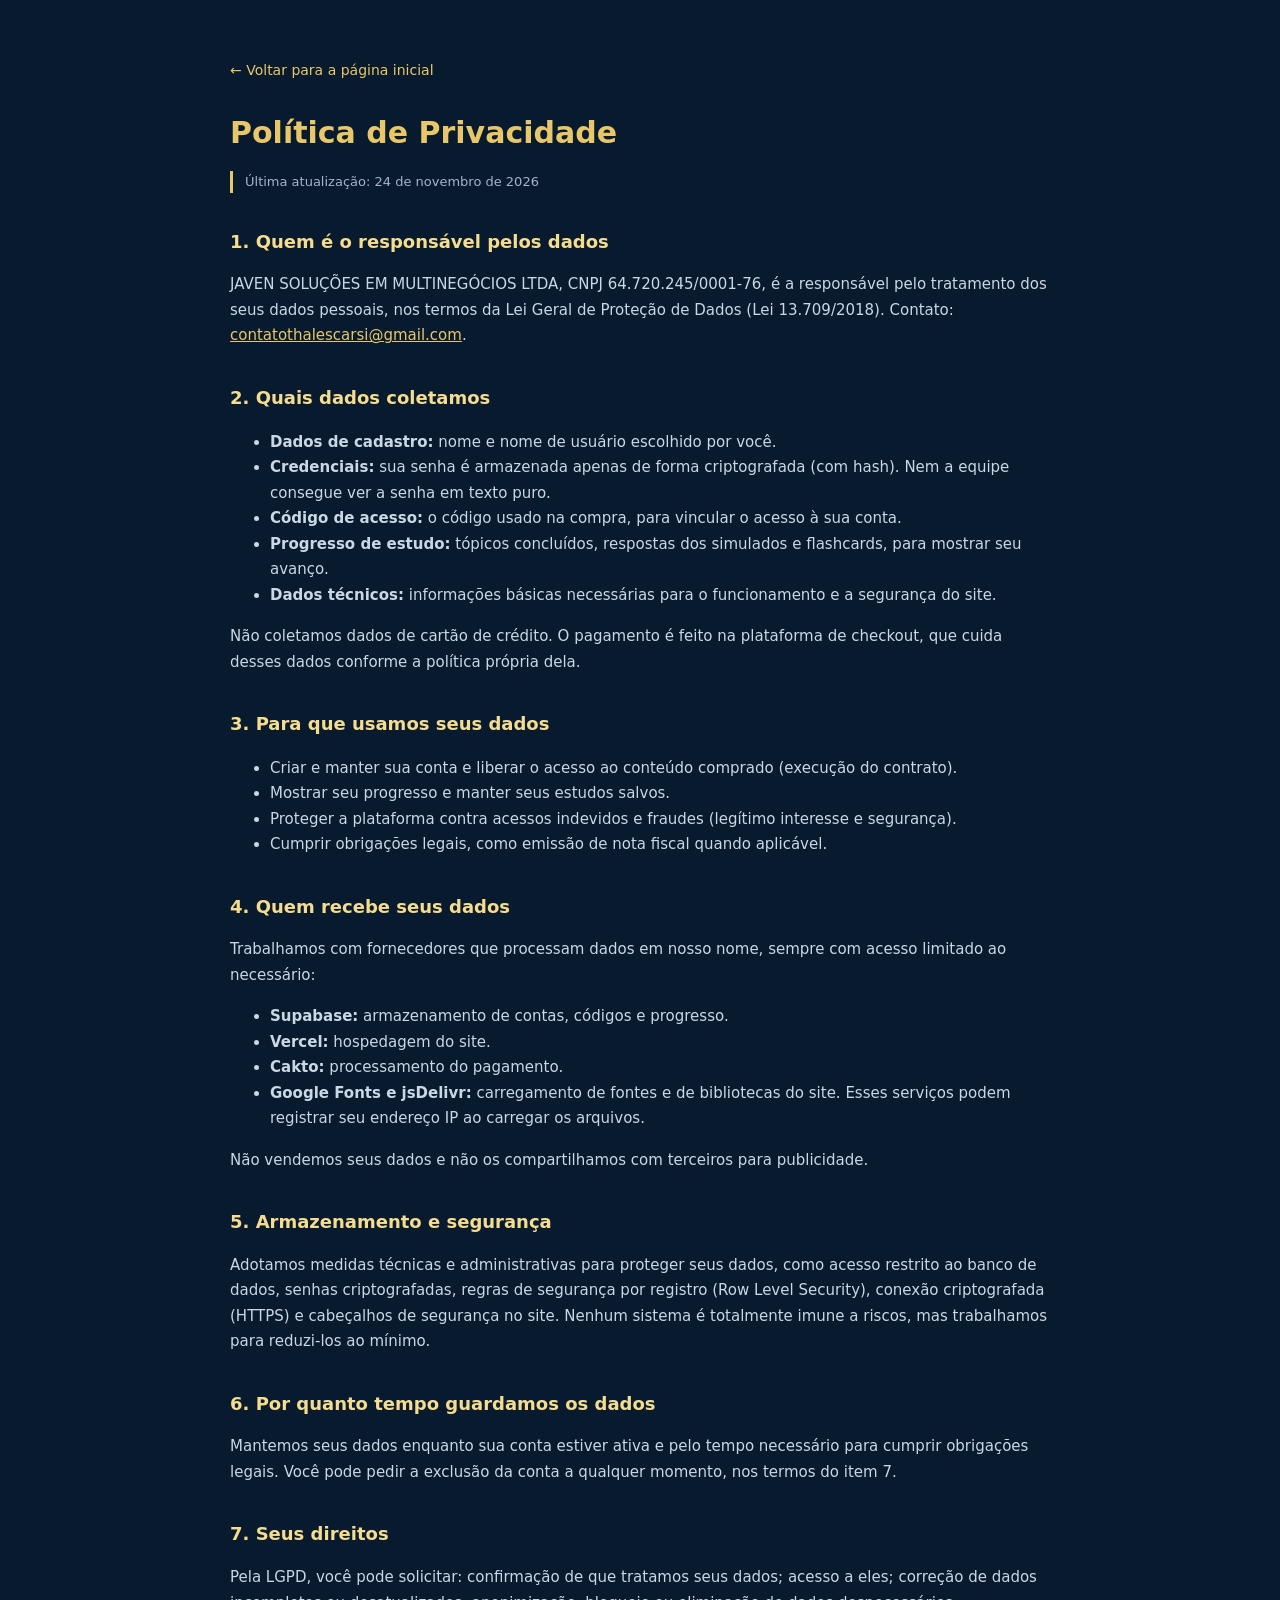
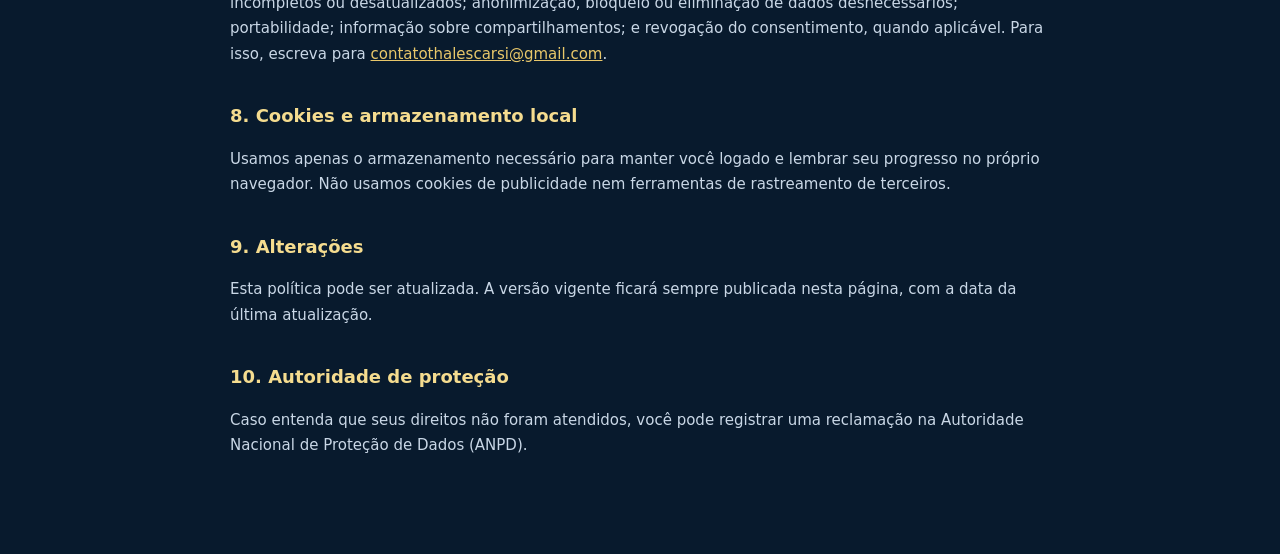
<file: politica-de-privacidade.html>
<!doctype html>
<html lang="pt-BR">
<head>
<meta charset="utf-8">
<meta name="viewport" content="width=device-width, initial-scale=1">
<title>Política de Privacidade | Mapa da Aprovação</title>
<link rel="icon" type="image/svg+xml" href="icon.svg">
<style>
body{margin:0;background:#081a2d;color:#f5f1e6;font-family:system-ui,sans-serif;line-height:1.7}
main{max-width:820px;margin:0 auto;padding:56px 22px 80px}
h1{font-size:30px;margin:0 0 6px;color:#e8c76a}
h2{font-size:18px;margin:34px 0 8px;color:#f5dc8f}
p,li{color:#c9d7e6;font-size:15px}
a{color:#e8c76a}
.voltar{display:inline-block;margin-bottom:24px;font-size:14px;text-decoration:none}
.aviso{font-size:13px;color:#9fb6cf;border-left:3px solid #e8c76a;padding-left:12px}
</style>
</head>
<body>
<main>
<a class="voltar" href="/lp">← Voltar para a página inicial</a>
<h1>Política de Privacidade</h1>
<p class="aviso">Última atualização: 24 de novembro de 2026</p>

<h2>1. Quem é o responsável pelos dados</h2>
<p>JAVEN SOLUÇÕES EM MULTINEGÓCIOS LTDA, CNPJ 64.720.245/0001-76, é a responsável pelo tratamento dos seus dados pessoais, nos termos da Lei Geral de Proteção de Dados (Lei 13.709/2018). Contato: <a href="mailto:contatothalescarsi@gmail.com">contatothalescarsi@gmail.com</a>.</p>

<h2>2. Quais dados coletamos</h2>
<ul>
  <li><strong>Dados de cadastro:</strong> nome e nome de usuário escolhido por você.</li>
  <li><strong>Credenciais:</strong> sua senha é armazenada apenas de forma criptografada (com hash). Nem a equipe consegue ver a senha em texto puro.</li>
  <li><strong>Código de acesso:</strong> o código usado na compra, para vincular o acesso à sua conta.</li>
  <li><strong>Progresso de estudo:</strong> tópicos concluídos, respostas dos simulados e flashcards, para mostrar seu avanço.</li>
  <li><strong>Dados técnicos:</strong> informações básicas necessárias para o funcionamento e a segurança do site.</li>
</ul>
<p>Não coletamos dados de cartão de crédito. O pagamento é feito na plataforma de checkout, que cuida desses dados conforme a política própria dela.</p>

<h2>3. Para que usamos seus dados</h2>
<ul>
  <li>Criar e manter sua conta e liberar o acesso ao conteúdo comprado (execução do contrato).</li>
  <li>Mostrar seu progresso e manter seus estudos salvos.</li>
  <li>Proteger a plataforma contra acessos indevidos e fraudes (legítimo interesse e segurança).</li>
  <li>Cumprir obrigações legais, como emissão de nota fiscal quando aplicável.</li>
</ul>

<h2>4. Quem recebe seus dados</h2>
<p>Trabalhamos com fornecedores que processam dados em nosso nome, sempre com acesso limitado ao necessário:</p>
<ul>
  <li><strong>Supabase:</strong> armazenamento de contas, códigos e progresso.</li>
  <li><strong>Vercel:</strong> hospedagem do site.</li>
  <li><strong>Cakto:</strong> processamento do pagamento.</li>
  <li><strong>Google Fonts e jsDelivr:</strong> carregamento de fontes e de bibliotecas do site. Esses serviços podem registrar seu endereço IP ao carregar os arquivos.</li>
</ul>
<p>Não vendemos seus dados e não os compartilhamos com terceiros para publicidade.</p>

<h2>5. Armazenamento e segurança</h2>
<p>Adotamos medidas técnicas e administrativas para proteger seus dados, como acesso restrito ao banco de dados, senhas criptografadas, regras de segurança por registro (Row Level Security), conexão criptografada (HTTPS) e cabeçalhos de segurança no site. Nenhum sistema é totalmente imune a riscos, mas trabalhamos para reduzi-los ao mínimo.</p>

<h2>6. Por quanto tempo guardamos os dados</h2>
<p>Mantemos seus dados enquanto sua conta estiver ativa e pelo tempo necessário para cumprir obrigações legais. Você pode pedir a exclusão da conta a qualquer momento, nos termos do item 7.</p>

<h2>7. Seus direitos</h2>
<p>Pela LGPD, você pode solicitar: confirmação de que tratamos seus dados; acesso a eles; correção de dados incompletos ou desatualizados; anonimização, bloqueio ou eliminação de dados desnecessários; portabilidade; informação sobre compartilhamentos; e revogação do consentimento, quando aplicável. Para isso, escreva para <a href="mailto:contatothalescarsi@gmail.com">contatothalescarsi@gmail.com</a>.</p>

<h2>8. Cookies e armazenamento local</h2>
<p>Usamos apenas o armazenamento necessário para manter você logado e lembrar seu progresso no próprio navegador. Não usamos cookies de publicidade nem ferramentas de rastreamento de terceiros.</p>

<h2>9. Alterações</h2>
<p>Esta política pode ser atualizada. A versão vigente ficará sempre publicada nesta página, com a data da última atualização.</p>

<h2>10. Autoridade de proteção</h2>
<p>Caso entenda que seus direitos não foram atendidos, você pode registrar uma reclamação na Autoridade Nacional de Proteção de Dados (ANPD).</p>
</main>
</body>
</html>
</file>
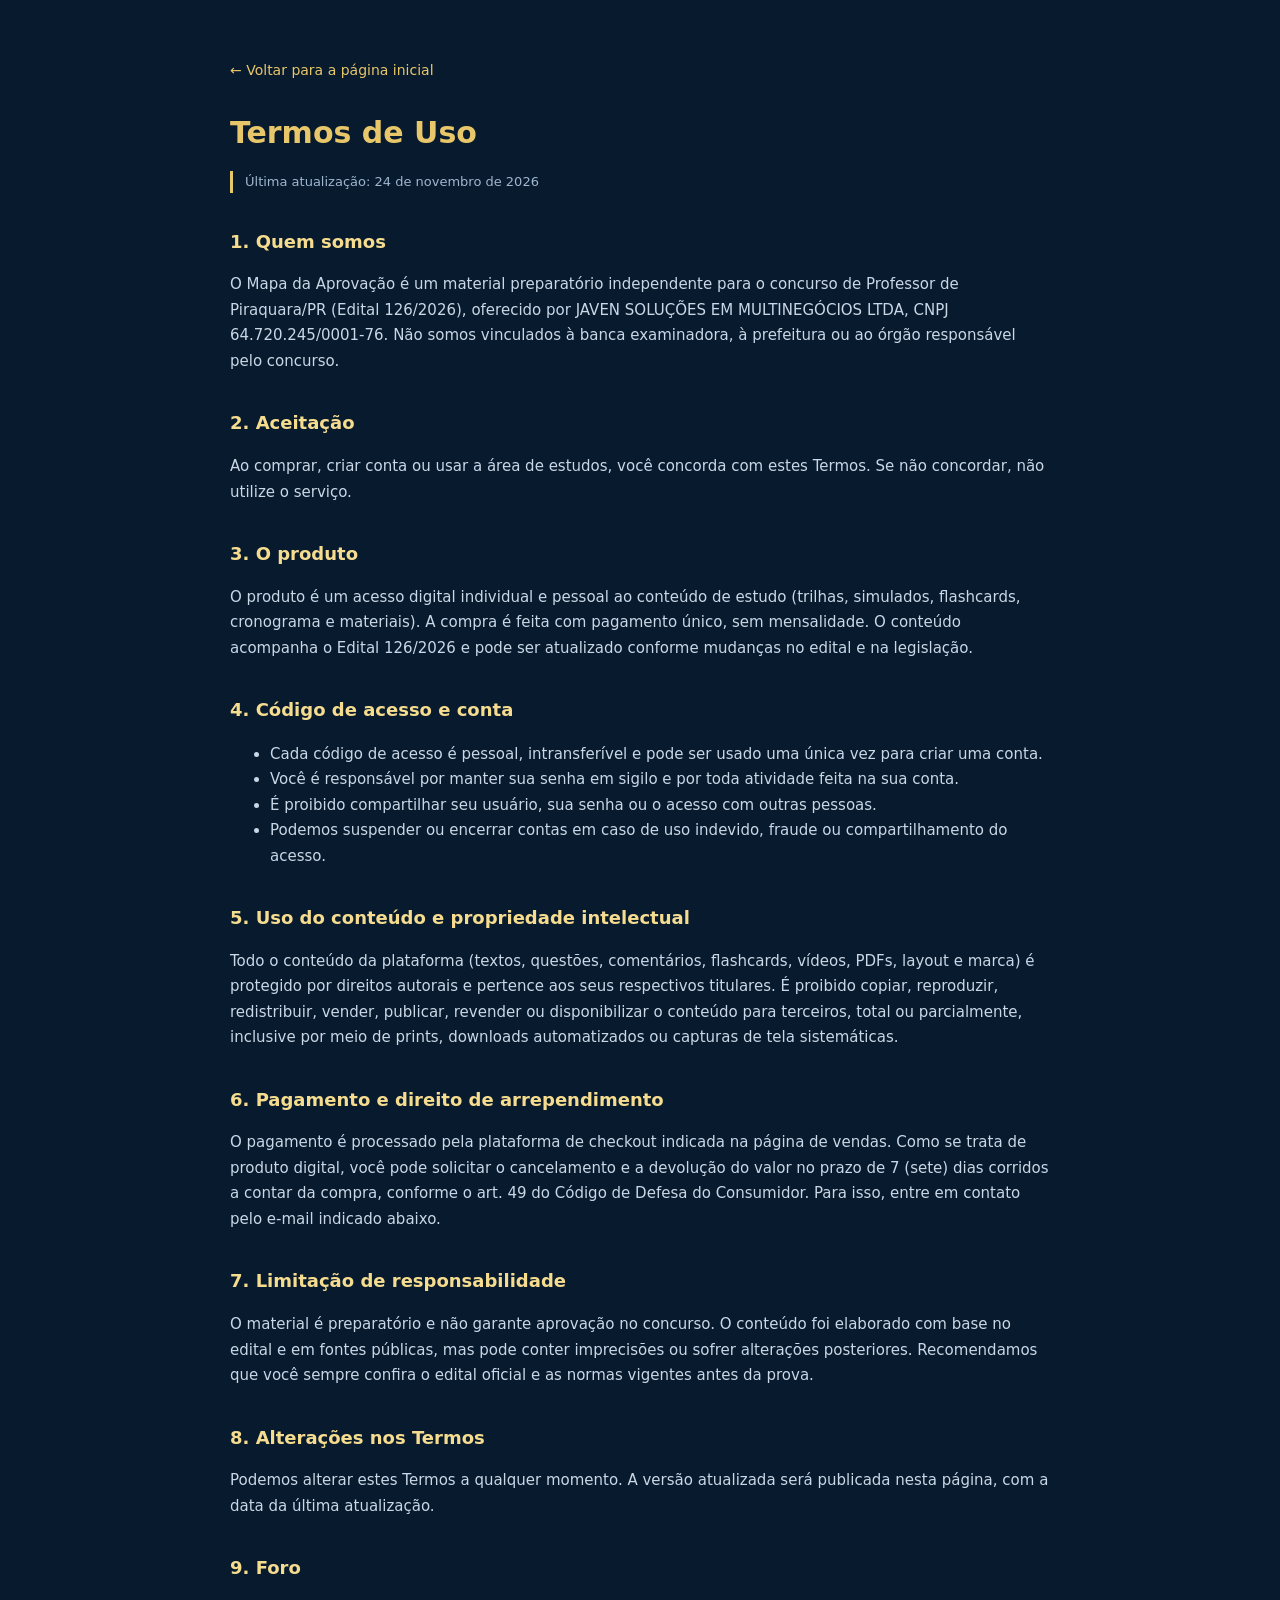
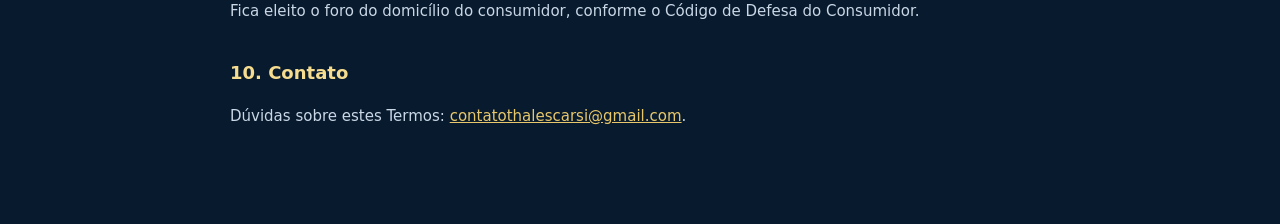
<file: termos-de-uso.html>
<!doctype html>
<html lang="pt-BR">
<head>
<meta charset="utf-8">
<meta name="viewport" content="width=device-width, initial-scale=1">
<title>Termos de Uso | Mapa da Aprovação</title>
<link rel="icon" type="image/svg+xml" href="icon.svg">
<style>
body{margin:0;background:#081a2d;color:#f5f1e6;font-family:system-ui,sans-serif;line-height:1.7}
main{max-width:820px;margin:0 auto;padding:56px 22px 80px}
h1{font-size:30px;margin:0 0 6px;color:#e8c76a}
h2{font-size:18px;margin:34px 0 8px;color:#f5dc8f}
p,li{color:#c9d7e6;font-size:15px}
a{color:#e8c76a}
.voltar{display:inline-block;margin-bottom:24px;font-size:14px;text-decoration:none}
.aviso{font-size:13px;color:#9fb6cf;border-left:3px solid #e8c76a;padding-left:12px}
</style>
</head>
<body>
<main>
<a class="voltar" href="/lp">← Voltar para a página inicial</a>
<h1>Termos de Uso</h1>
<p class="aviso">Última atualização: 24 de novembro de 2026</p>

<h2>1. Quem somos</h2>
<p>O Mapa da Aprovação é um material preparatório independente para o concurso de Professor de Piraquara/PR (Edital 126/2026), oferecido por JAVEN SOLUÇÕES EM MULTINEGÓCIOS LTDA, CNPJ 64.720.245/0001-76. Não somos vinculados à banca examinadora, à prefeitura ou ao órgão responsável pelo concurso.</p>

<h2>2. Aceitação</h2>
<p>Ao comprar, criar conta ou usar a área de estudos, você concorda com estes Termos. Se não concordar, não utilize o serviço.</p>

<h2>3. O produto</h2>
<p>O produto é um acesso digital individual e pessoal ao conteúdo de estudo (trilhas, simulados, flashcards, cronograma e materiais). A compra é feita com pagamento único, sem mensalidade. O conteúdo acompanha o Edital 126/2026 e pode ser atualizado conforme mudanças no edital e na legislação.</p>

<h2>4. Código de acesso e conta</h2>
<ul>
  <li>Cada código de acesso é pessoal, intransferível e pode ser usado uma única vez para criar uma conta.</li>
  <li>Você é responsável por manter sua senha em sigilo e por toda atividade feita na sua conta.</li>
  <li>É proibido compartilhar seu usuário, sua senha ou o acesso com outras pessoas.</li>
  <li>Podemos suspender ou encerrar contas em caso de uso indevido, fraude ou compartilhamento do acesso.</li>
</ul>

<h2>5. Uso do conteúdo e propriedade intelectual</h2>
<p>Todo o conteúdo da plataforma (textos, questões, comentários, flashcards, vídeos, PDFs, layout e marca) é protegido por direitos autorais e pertence aos seus respectivos titulares. É proibido copiar, reproduzir, redistribuir, vender, publicar, revender ou disponibilizar o conteúdo para terceiros, total ou parcialmente, inclusive por meio de prints, downloads automatizados ou capturas de tela sistemáticas.</p>

<h2>6. Pagamento e direito de arrependimento</h2>
<p>O pagamento é processado pela plataforma de checkout indicada na página de vendas. Como se trata de produto digital, você pode solicitar o cancelamento e a devolução do valor no prazo de 7 (sete) dias corridos a contar da compra, conforme o art. 49 do Código de Defesa do Consumidor. Para isso, entre em contato pelo e-mail indicado abaixo.</p>

<h2>7. Limitação de responsabilidade</h2>
<p>O material é preparatório e não garante aprovação no concurso. O conteúdo foi elaborado com base no edital e em fontes públicas, mas pode conter imprecisões ou sofrer alterações posteriores. Recomendamos que você sempre confira o edital oficial e as normas vigentes antes da prova.</p>

<h2>8. Alterações nos Termos</h2>
<p>Podemos alterar estes Termos a qualquer momento. A versão atualizada será publicada nesta página, com a data da última atualização.</p>

<h2>9. Foro</h2>
<p>Fica eleito o foro do domicílio do consumidor, conforme o Código de Defesa do Consumidor.</p>

<h2>10. Contato</h2>
<p>Dúvidas sobre estes Termos: <a href="mailto:contatothalescarsi@gmail.com">contatothalescarsi@gmail.com</a>.</p>
</main>
</body>
</html>
</file>
